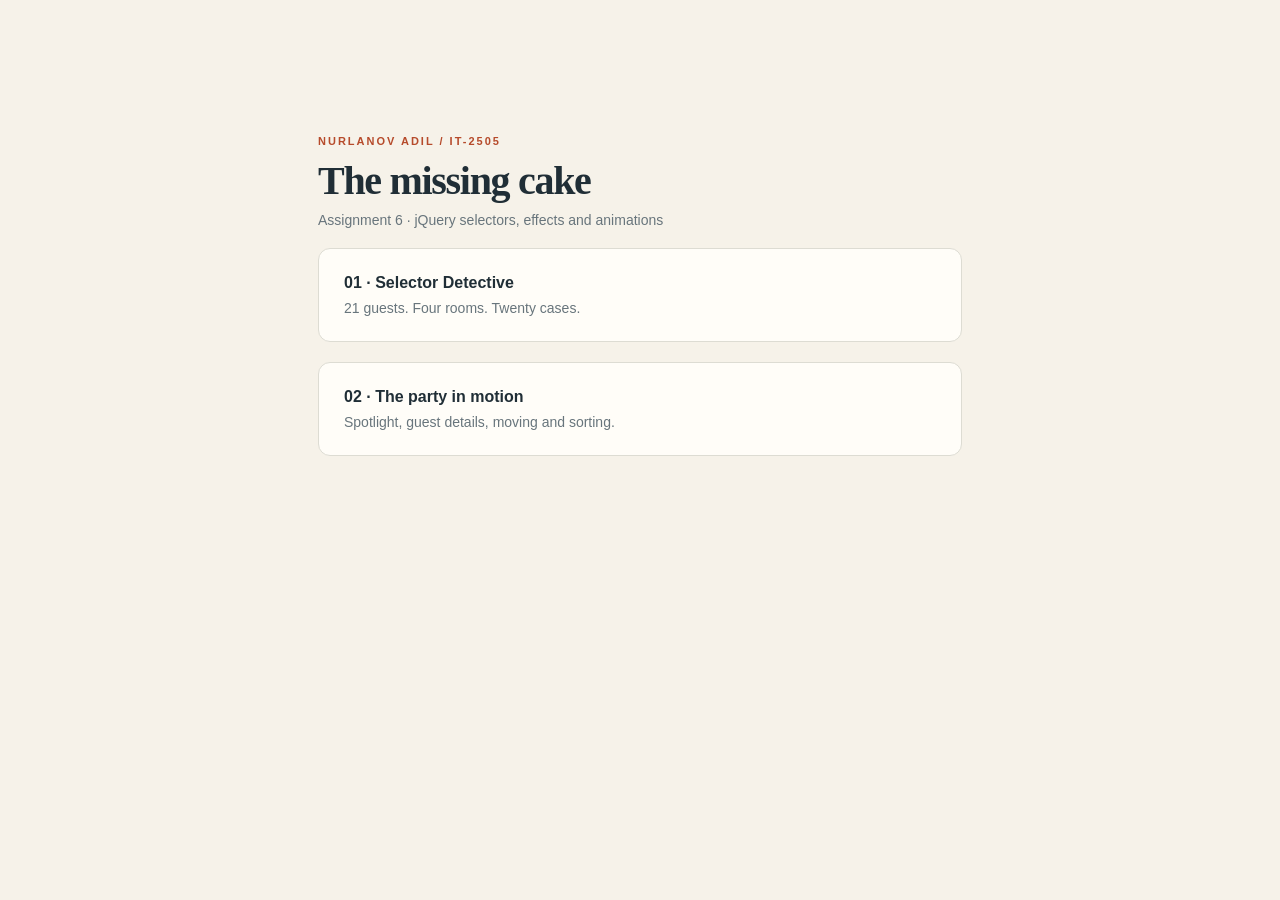
<file: index.html>
<!doctype html><html lang="en"><head><meta charset="utf-8"><meta name="viewport" content="width=device-width,initial-scale=1"><title>Assignment 6 · jQuery</title><link rel="stylesheet" href="assets/style.css"></head><body><main class="landing"><p class="eyebrow">NURLANOV ADIL / IT-2505</p><h1>The missing cake</h1><p class="intro">Assignment 6 · jQuery selectors, effects and animations</p><a class="version" href="task1/index.html"><b>01 · Selector Detective</b><span>21 guests. Four rooms. Twenty cases.</span></a><a class="version" href="task2/index.html"><b>02 · The party in motion</b><span>Spotlight, guest details, moving and sorting.</span></a></main></body></html>
</file>
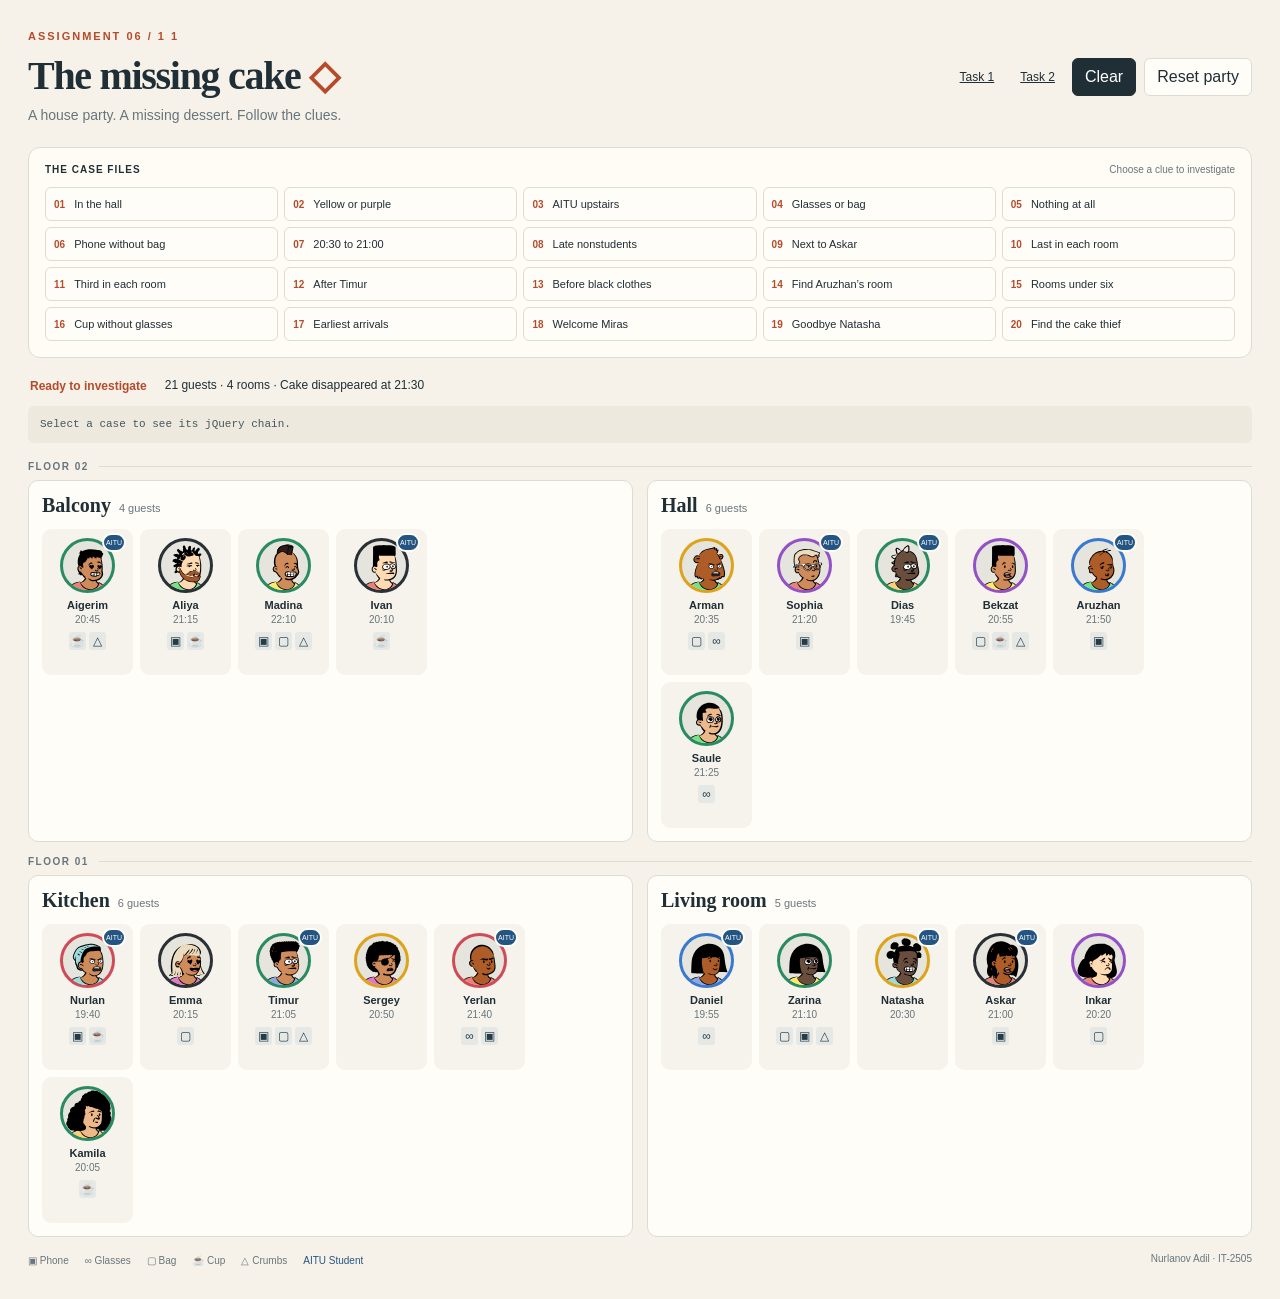
<file: task1/index.html>
<!doctype html>
<html lang="en"><head><meta charset="utf-8"><meta name="viewport" content="width=device-width,initial-scale=1"><title>Task 1 · The missing cake</title><link rel="stylesheet" href="../assets/style.css"></head>
<body data-task="1"><main>
<header><div><p class="eyebrow">ASSIGNMENT 06 / 1 1</p><h1>The missing cake<span class="cake"> ◇</span></h1><p class="intro">A house party. A missing dessert. Follow the clues.</p></div><nav><a href="../task1/index.html">Task 1</a><a href="../task2/index.html">Task 2</a><button id="clear">Clear</button><button id="reset">Reset party</button></nav></header>
<section class="case-panel" aria-label="Detective cases"><div class="section-label"><b>THE CASE FILES</b><span>Choose a clue to investigate</span></div><div id="cases"></div></section>
<section id="result" aria-live="polite"><b>Ready to investigate</b><span>21 guests · 4 rooms · Cake disappeared at 21:30</span></section>
<pre id="chain" aria-label="Selected jQuery chain">Select a case to see its jQuery chain.</pre>
<section id="house" aria-label="Party house"></section>
<footer><div class="legend"><span>▣ Phone</span><span>∞ Glasses</span><span>▢ Bag</span><span>☕ Cup</span><span>△ Crumbs</span><span class="aitu-key">AITU Student</span></div><p>Nurlanov Adil · IT-2505 <span id="hint"></span></p></footer>
</main><div id="shade" hidden></div><section id="detail" role="dialog" aria-modal="true" aria-label="Guest information" hidden></section>
<script src="../assets/vendor/jquery-3.7.1.min.js"></script><script src="../assets/party-data.js"></script><script src="app.js"></script></body></html>
</file>
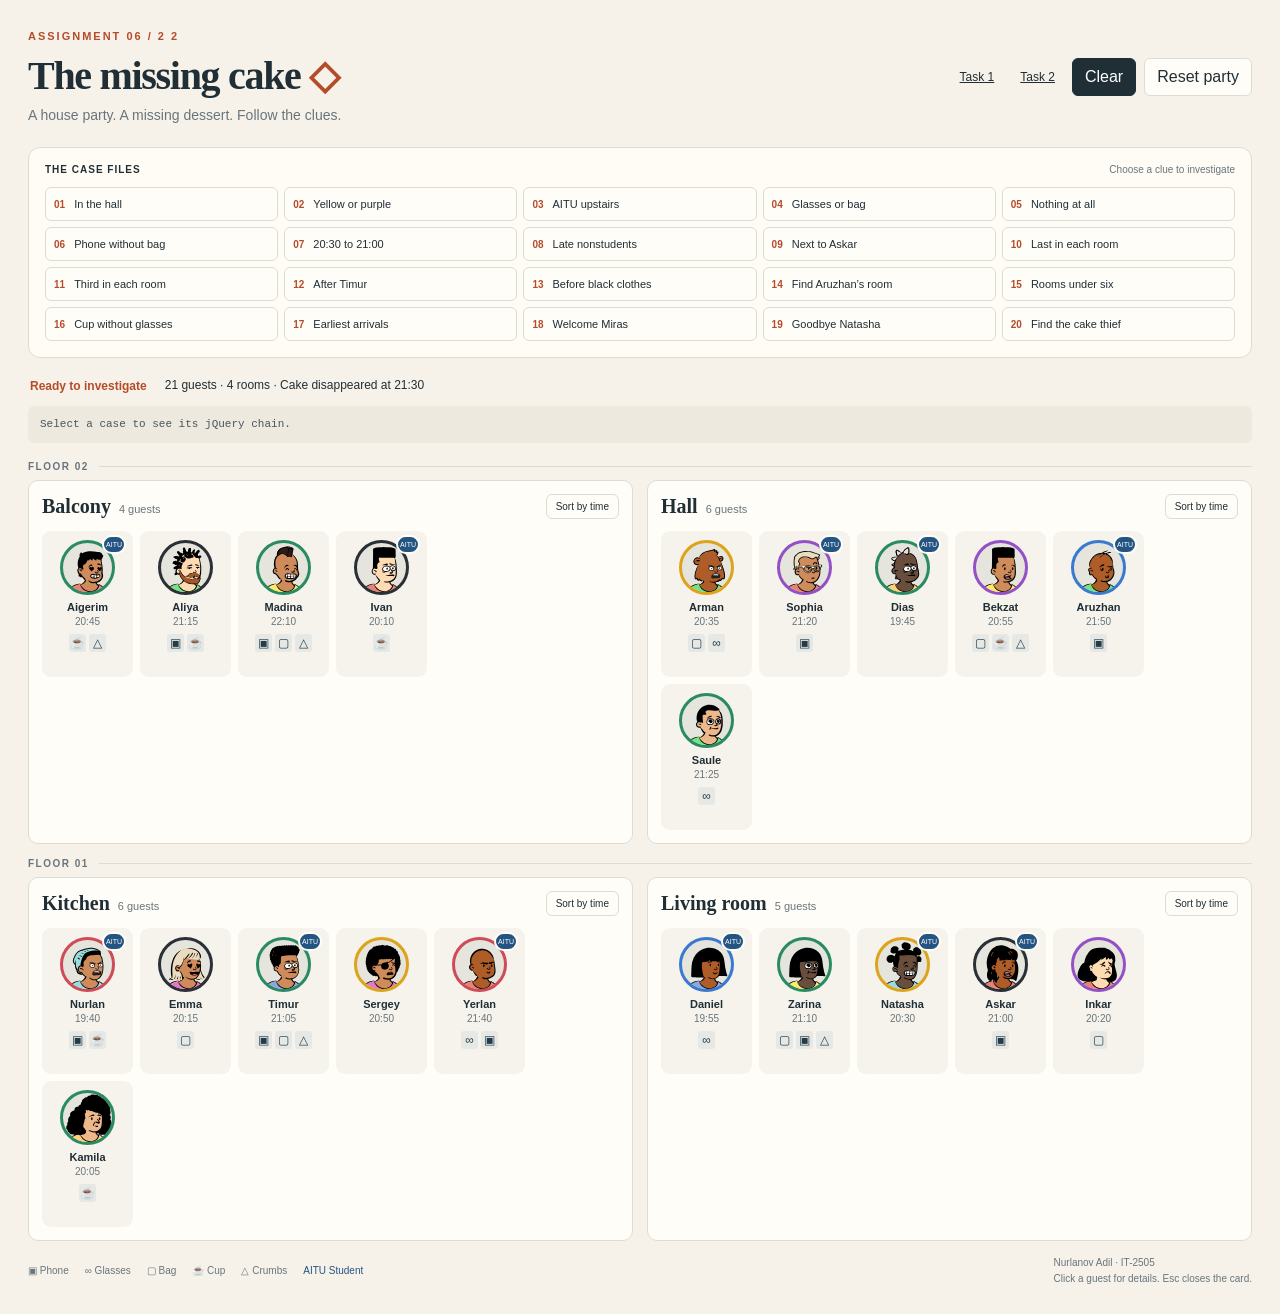
<file: task2/index.html>
<!doctype html>
<html lang="en"><head><meta charset="utf-8"><meta name="viewport" content="width=device-width,initial-scale=1"><title>Task 2 · The missing cake</title><link rel="stylesheet" href="../assets/style.css"></head>
<body data-task="2"><main>
<header><div><p class="eyebrow">ASSIGNMENT 06 / 2 2</p><h1>The missing cake<span class="cake"> ◇</span></h1><p class="intro">A house party. A missing dessert. Follow the clues.</p></div><nav><a href="../task1/index.html">Task 1</a><a href="../task2/index.html">Task 2</a><button id="clear">Clear</button><button id="reset">Reset party</button></nav></header>
<section class="case-panel" aria-label="Detective cases"><div class="section-label"><b>THE CASE FILES</b><span>Choose a clue to investigate</span></div><div id="cases"></div></section>
<section id="result" aria-live="polite"><b>Ready to investigate</b><span>21 guests · 4 rooms · Cake disappeared at 21:30</span></section>
<pre id="chain" aria-label="Selected jQuery chain">Select a case to see its jQuery chain.</pre>
<section id="house" aria-label="Party house"></section>
<footer><div class="legend"><span>▣ Phone</span><span>∞ Glasses</span><span>▢ Bag</span><span>☕ Cup</span><span>△ Crumbs</span><span class="aitu-key">AITU Student</span></div><p>Nurlanov Adil · IT-2505 <span id="hint"></span></p></footer>
</main><div id="shade" hidden></div><section id="detail" role="dialog" aria-modal="true" aria-label="Guest information" hidden></section>
<script src="../assets/vendor/jquery-3.7.1.min.js"></script><script src="../assets/party-data.js"></script><script src="app.js"></script></body></html>
</file>
<file: assets/style.css>
:root{--ink:#202e36;--muted:#68757c;--paper:#f6f2e9;--line:#dddcd3;--orange:#b64b2b;--green:#278167;--blue:#3976b8}*{box-sizing:border-box}body{margin:0;background:var(--paper);color:var(--ink);font-family:Arial,Helvetica,sans-serif}main{max-width:1380px;margin:auto;padding:30px 28px}header{display:flex;justify-content:space-between;align-items:center;gap:20px;margin-bottom:24px}.eyebrow{font-size:11px;letter-spacing:2px;font-weight:bold;color:var(--orange);margin:0 0 10px}h1{font-family:Georgia,serif;font-size:40px;letter-spacing:-1.3px;margin:0 0 8px}.cake{color:var(--orange)}.intro{font-size:14px;color:var(--muted);margin:0}nav{display:flex;gap:8px;align-items:center}nav a{color:var(--ink);font-size:12px;padding:9px}button{cursor:pointer;font:inherit;border:1px solid var(--line);background:#fffdf8;border-radius:6px;color:var(--ink);padding:9px 12px}button:hover{background:#ebe5d8}button:focus-visible,a:focus-visible,.guest:focus-visible{outline:3px solid #b64b2b;outline-offset:3px}#clear{background:var(--ink);color:white;border-color:var(--ink)}.case-panel{border:1px solid var(--line);padding:16px;background:#fffcf5;border-radius:12px}.section-label{display:flex;justify-content:space-between;font-size:10px;letter-spacing:1px;margin-bottom:12px}.section-label span{color:var(--muted);letter-spacing:0}#cases{display:grid;grid-template-columns:repeat(5,1fr);gap:6px}.case-button{display:flex;align-items:center;text-align:left;font-size:11px;gap:9px;padding:8px;min-height:34px}.case-button small{color:var(--orange);font-weight:bold;font-size:10px}.case-button.active{border-color:var(--orange);background:#f8e4d6}#result{display:flex;align-items:center;gap:18px;padding:15px 2px 8px;font-size:12px;min-height:48px}#result b{color:var(--orange);white-space:nowrap}#result span{line-height:1.6}#chain{white-space:pre-wrap;overflow-wrap:anywhere;background:#ede9de;padding:10px 12px;border-radius:6px;font:11px/1.5 monospace;color:#48565c;margin:0 0 18px}.floor{margin-bottom:14px}.floor-label{display:flex;align-items:center;gap:10px;font-size:10px;font-weight:bold;letter-spacing:1.5px;margin:0 0 8px;color:var(--muted)}.floor-label:after{content:"";height:1px;background:var(--line);flex:1}.rooms{display:grid;grid-template-columns:1fr 1fr;gap:14px}.room{background:#fffdf8;border:1px solid var(--line);border-radius:10px;padding:13px;min-width:0}.room-head{display:flex;justify-content:space-between;align-items:center;margin-bottom:12px}.room h2{font-family:Georgia,serif;font-size:20px;margin:0}.room .count{font:11px Arial;color:var(--muted);margin-left:8px}.sort{font-size:10px;padding:6px 9px}.guests{display:flex;gap:7px;flex-wrap:wrap;align-items:flex-start;min-height:146px}.guest{position:relative;width:91px;height:146px;flex:0 0 91px;border:1px solid transparent;border-radius:9px;padding:8px 3px;text-align:center;cursor:pointer;background:#f5f3eb;outline-offset:1px}.guest.found{background:#fbecce;border-color:#c79336}.room.found{border-color:#c79336;box-shadow:inset 0 0 0 1px #c79336}.avatar{display:block;width:55px;height:55px;border:3px solid var(--color);border-radius:50%;background:#e5e5de;object-fit:cover;margin:0 auto 6px}.color-red{--color:#cf4b58}.color-blue{--color:#3979d0}.color-green{--color:#2a8b63}.color-black{--color:#2a3035}.color-yellow{--color:#dda31a}.color-purple{--color:#9451c5}.guest-name{display:block;font-size:11px;font-weight:bold}.time{display:block;font-size:10px;color:var(--muted);margin-top:3px}.things{margin-top:7px;display:flex;justify-content:center;gap:3px}.thing{display:inline-flex;align-items:center;justify-content:center;width:17px;height:18px;background:#e6e8e6;border-radius:3px;font-size:12px;color:#243c47}.badge{position:absolute;right:6px;top:3px;background:#245582;color:white;border:2px solid #fffdf8;font-size:7px;padding:4px 2px;border-radius:12px}.space{height:146px;flex-shrink:0}.flying{position:fixed;z-index:110;pointer-events:none;margin:0}footer{display:flex;justify-content:space-between;gap:20px;align-items:center;margin-top:16px;color:var(--muted);font-size:10px}.legend{display:flex;gap:16px;flex-wrap:wrap}.aitu-key{color:#245582}footer p{margin:0}#hint{display:block;margin-top:5px}#shade{position:fixed;inset:0;background:#162631;z-index:90}#detail{position:fixed;z-index:100;background:#fffdf8;border:1px solid var(--line);border-radius:16px;padding:24px;overflow:hidden;box-shadow:0 20px 80px #17252e50}#detail h2{font:30px Georgia;margin:0 0 12px}#detail p{font-size:14px;line-height:1.7}#detail .avatar{width:78px;height:78px;margin:0 0 16px}#detail .close{position:absolute;top:12px;right:12px;padding:4px 9px}#detail .move-buttons{display:flex;gap:8px;flex-wrap:wrap;margin-top:15px}#detail .move-buttons button{font-size:12px}.landing{max-width:700px;padding-top:15vh}.version{display:block;text-decoration:none;color:var(--ink);padding:25px;border:1px solid var(--line);border-radius:12px;margin-top:20px;background:#fffdf8}.version b,.version span{display:block}.version span{font-size:14px;color:var(--muted);margin-top:8px}[hidden]{display:none!important}@media(max-width:1250px){.guest{width:81px;flex-basis:81px}.guests{gap:5px}.room{padding:10px}}@media(max-width:1100px){.rooms{grid-template-columns:1fr}.guest{width:91px;flex-basis:91px}.guests{gap:7px}#cases{grid-template-columns:repeat(4,1fr)}}@media(max-width:700px){main{padding:20px 12px}header{display:block}nav{margin-top:18px}h1{font-size:32px}#cases{grid-template-columns:repeat(2,1fr)}#result,footer{display:block}#result b{display:block}#result span{display:block;margin-top:6px}footer p{margin-top:15px}.section-label span{display:none}.room h2{font-size:19px}}
</file>
